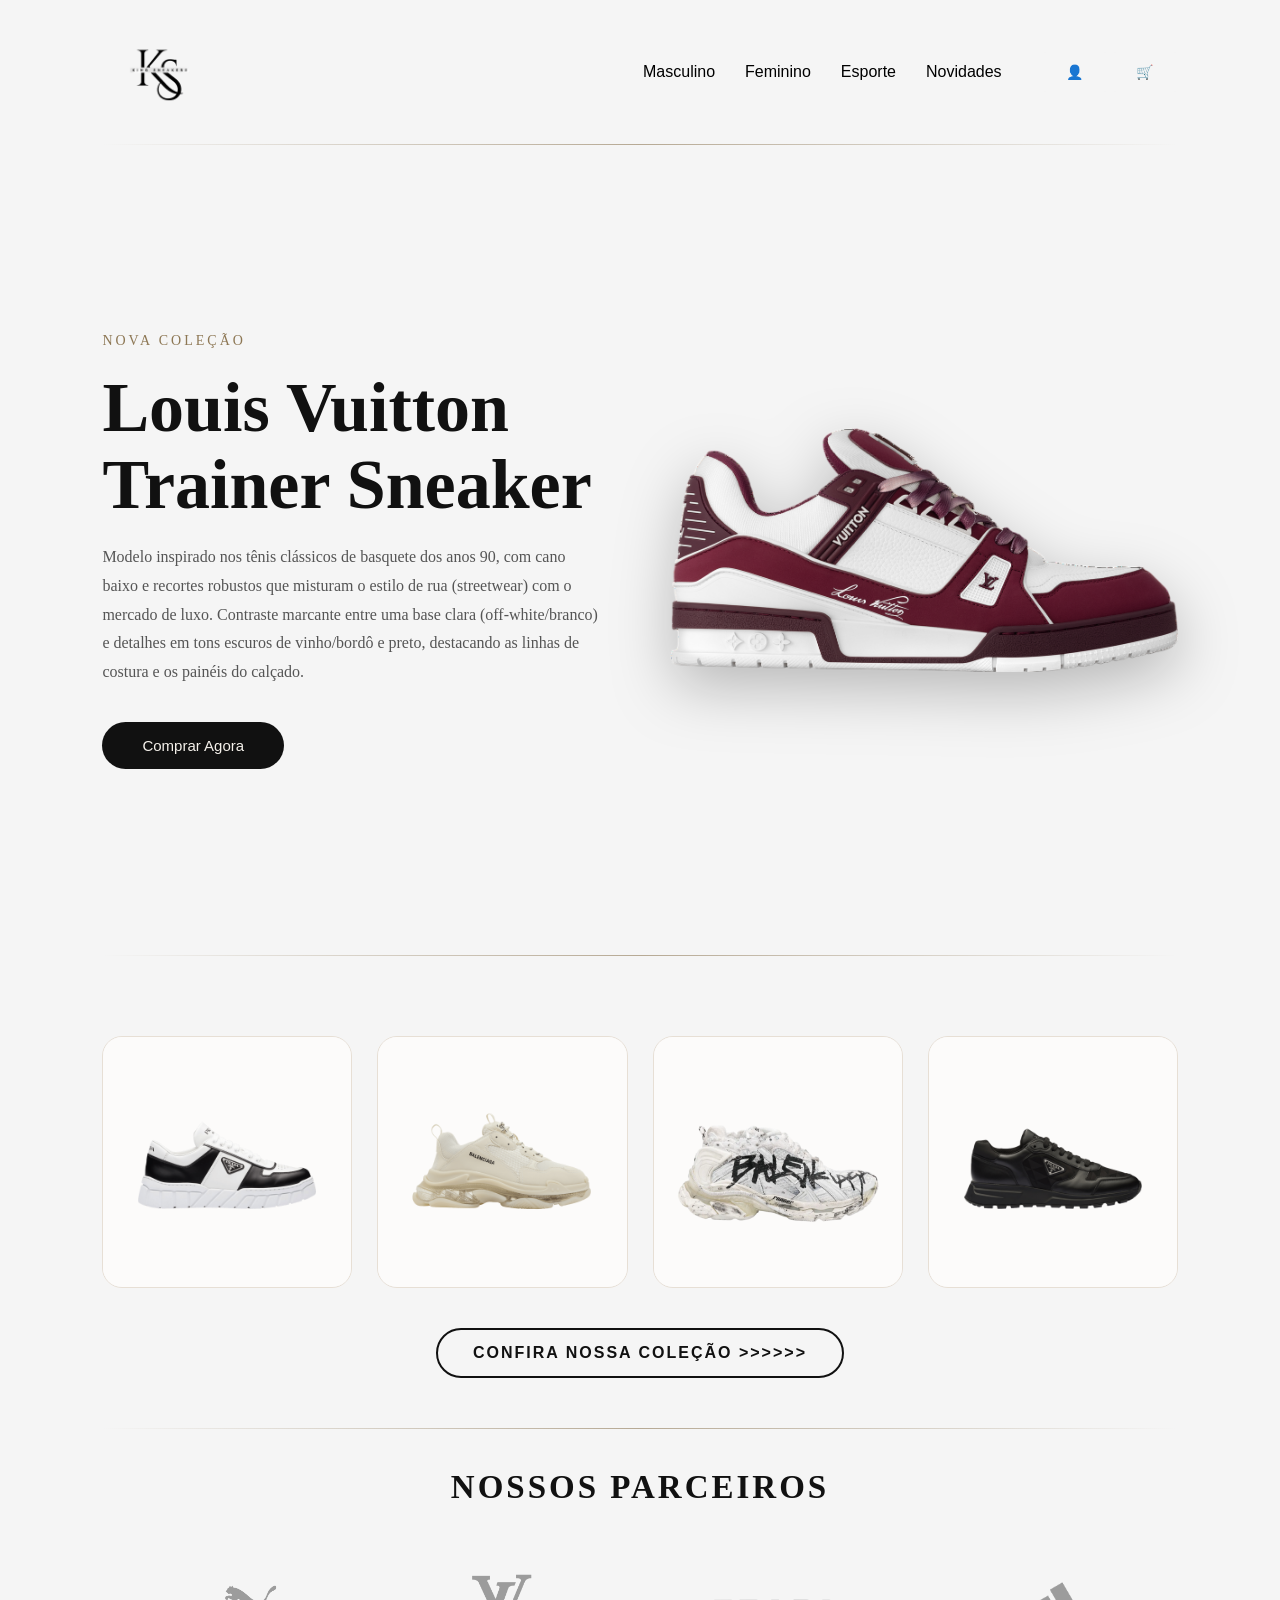
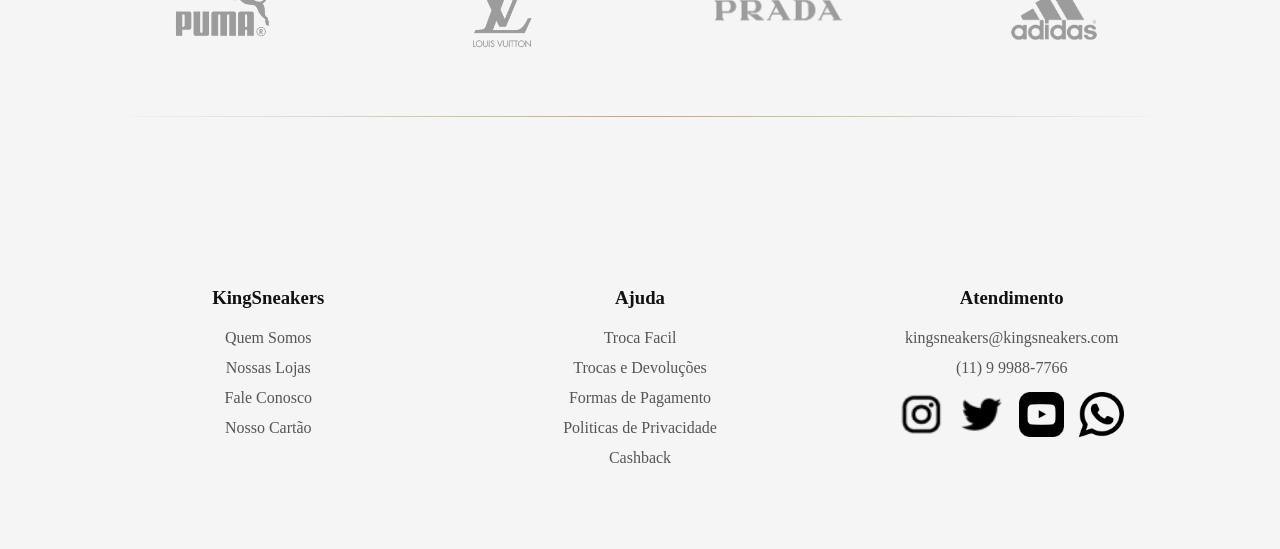
<file: index.html>
<!DOCTYPE html>
<html lang="en">
<head>
    <meta charset="UTF-8">
    <meta name="viewport" content="width=device-width, initial-scale=1.0">
    <title>KingSneakers</title>
    <link rel="stylesheet" href="style/style.css">
</head>
<body>
    <header>
        <div class="Logo">
            <img src="Imagens/Logo/Sem fundo.png" alt="Logo">
        </div>
        <div class="menu-grupo">
        <nav>
        <a href="">Masculino</a>
        <a href="">Feminino</a>
        <a href="">Esporte</a>
        <a href="">Novidades</a>
        </nav>

        <div class="icons">
            <a href=""><button class="botao-menu">👤</button></a>
            <a href=""><button class="botao-menu">🛒</button></a>
        </div>
        </div>
    </header>
     <div class="linha"></div>
    <section class="banner">
        <div class="banner-texto">
        <span>Nova coleção</span>
        <h1>Louis Vuitton Trainer Sneaker</h1>

        <p>Modelo inspirado nos tênis clássicos de basquete dos anos 90, com cano baixo e recortes robustos que misturam o estilo de rua (streetwear) com o mercado de luxo.
Contraste marcante entre uma base clara (off-white/branco) e detalhes em tons escuros de vinho/bordô e preto, destacando as linhas de costura e os painéis do calçado.</p>

     <button>Comprar Agora</button>
    </div>

    <div class="banner-imag">
        <img src="Imagens/Banner/Louis-Vuitton-4.png" alt="tenis">
    </div>
    </section>

     <div class="linha"></div>

    <section class="colecao">

    <div class="cards">
        <div class="card">
            <img src="Imagens/Principais home/tenis home 1.png" alt="">
        </div>

                <div class="card">
            <img src="Imagens/Principais home/tenis home 5.png" alt="">
        </div>

                <div class="card">
            <img src="Imagens/Principais home/tenis home 3.png" alt="">
        </div>

                <div class="card">
            <img src="Imagens/Principais home/tenis home 4.png" alt="">
        </div>
        

    </div>

        <div class="sub-titulo">
        <a href="extra/index.html" target="_blank" class="btn-confira">Confira nossa Coleção >>>>>></a>
    </div>
   
    </section>
     <div class="linha"></div>
    <section class="Marcas">

        <div class="marca-titulo">
            <h2>Nossos Parceiros</h2>
        </div>



        <div class="Marcas-container">


            <div class="marcca-logo">
                <img src="Imagens/Marcas/puma-logo-0.png" alt="puma">
            </div>
            
            <div class="marcca-logo">
                <img src="Imagens/Marcas/Louis-Vuitton-Logo.png" alt="Louis">
            </div>

             <div class="marcca-logo">
                <img src="Imagens/Marcas/LogoPrada.png" alt="prada">
            </div>

            <div class="marcca-logo">
                <img src="Imagens/Marcas/Adidas___ydsb8bWLOPuxOKzJRpM3g.png" alt="adidas">
            </div>
        </div>
    </section>
     <div class="linha"></div>
     <footer>

        <div class="rodape-container">

            <div class="rodape-box">
                <h3>KingSneakers</h3>
                <a href="">Quem Somos</a>
                <a href="">Nossas Lojas</a>
                <a href="">Fale Conosco</a>
                <a href="">Nosso Cartão</a>
            </div>

            <div class="rodape-box">
                <h3>Ajuda</h3>
                <a href="">Troca Facil</a>
                <a href="">Trocas e Devoluções</a>
                <a href="">Formas de Pagamento</a>
                <a href="">Politicas de Privacidade</a>
                <a href="">Cashback</a>
            </div>

            <div class="rodape-box">
                <h3>Atendimento</h3>
                 <a href="">kingsneakers@kingsneakers.com</a>
                <a href="">(11) 9 9988-7766</a>

                <div class="icones">
                    <img src="Imagens/redesocial/instagram.png" alt="">
                    <img src="Imagens/redesocial/twitter.png" alt="">
                    <img src="Imagens/redesocial/youtube.png" alt="">
                    <img src="Imagens/redesocial/whatz.png" alt="">
                </div>
            </div>
        </div>
    </footer>  
</body>
</html>
</file>
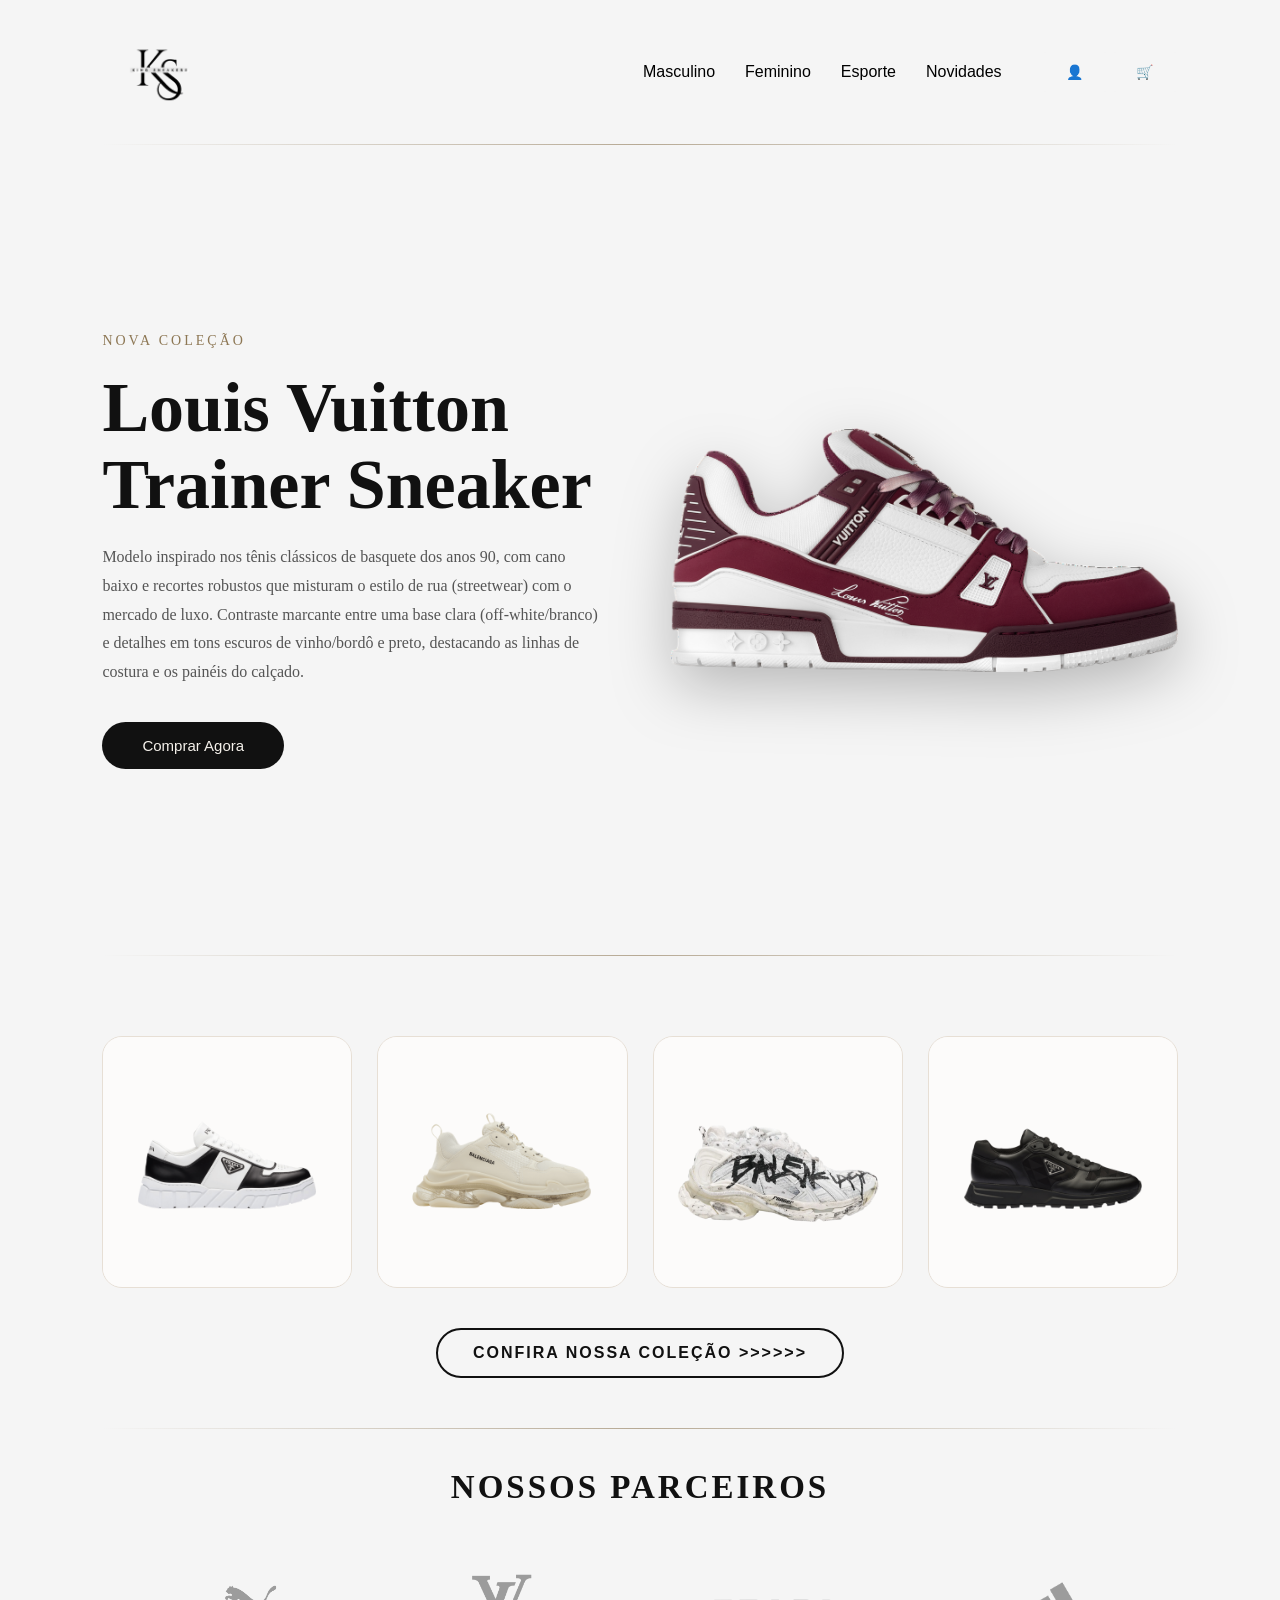
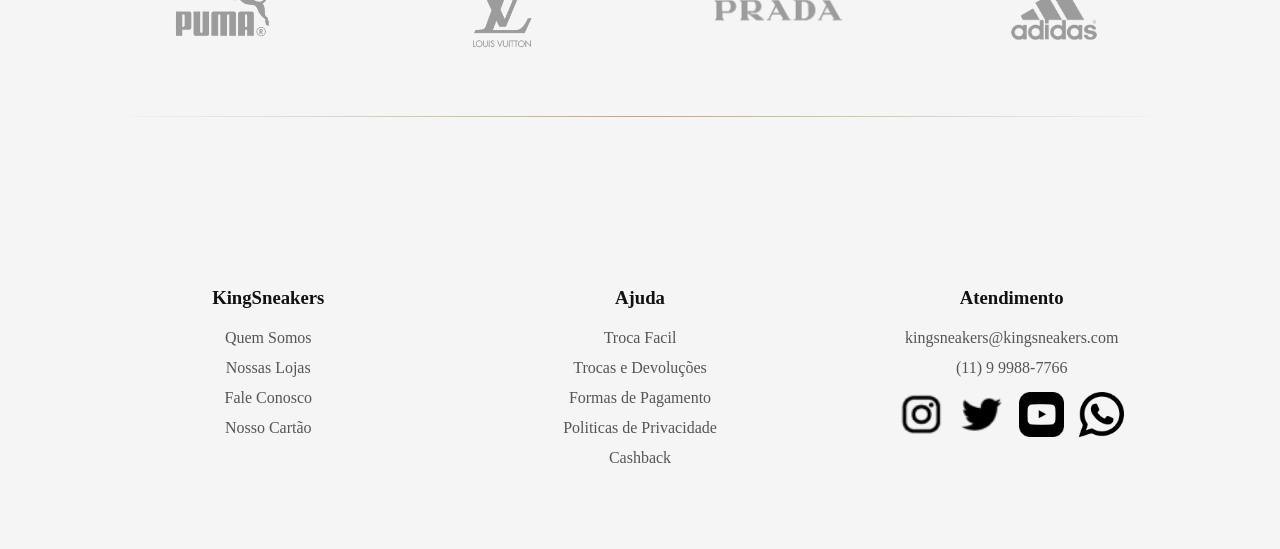
<file: Index.html>
<!DOCTYPE html>
<html lang="en">
<head>
    <meta charset="UTF-8">
    <meta name="viewport" content="width=device-width, initial-scale=1.0">
    <title>KingSneakers</title>
    <link rel="stylesheet" href="../style/style.css">
</head>
<body>
    <header>
        <div class="Logo">
            <img src="Imagens/Logo/Sem fundo.png" alt="Logo">
        </div>
        <div class="menu-grupo">
        <nav>
        <a href="">Masculino</a>
        <a href="">Feminino</a>
        <a href="">Esporte</a>
        <a href="">Novidades</a>
        </nav>

        <div class="icons">
            <a href=""><button class="botao-menu">👤</button></a>
            <a href=""><button class="botao-menu">🛒</button></a>
        </div>
        </div>
    </header>
     <div class="linha"></div>
    <section class="banner">
        <div class="banner-texto">
        <span>Nova coleção</span>
        <h1>Louis Vuitton Trainer Sneaker</h1>

        <p>Modelo inspirado nos tênis clássicos de basquete dos anos 90, com cano baixo e recortes robustos que misturam o estilo de rua (streetwear) com o mercado de luxo.
Contraste marcante entre uma base clara (off-white/branco) e detalhes em tons escuros de vinho/bordô e preto, destacando as linhas de costura e os painéis do calçado.</p>

     <button>Comprar Agora</button>
    </div>

    <div class="banner-imag">
        <img src="Imagens/Banner/Louis-Vuitton-4.png" alt="tenis">
    </div>
    </section>

     <div class="linha"></div>

    <section class="colecao">

    <div class="cards">
        <div class="card">
            <img src="Imagens/Principais home/tenis home 1.png" alt="">
        </div>

                <div class="card">
            <img src="Imagens/Principais home/tenis home 5.png" alt="">
        </div>

                <div class="card">
            <img src="Imagens/Principais home/tenis home 3.png" alt="">
        </div>

                <div class="card">
            <img src="Imagens/Principais home/tenis home 4.png" alt="">
        </div>
        

    </div>

        <div class="sub-titulo">
        <a href="extra/Extra.html" target="_blank" class="btn-confira">Confira nossa Coleção >>>>>></a>
    </div>
   
    </section>
     <div class="linha"></div>
    <section class="Marcas">

        <div class="marca-titulo">
            <h2>Nossos Parceiros</h2>
        </div>



        <div class="Marcas-container">


            <div class="marcca-logo">
                <img src="Imagens/Marcas/puma-logo-0.png" alt="puma">
            </div>
            
            <div class="marcca-logo">
                <img src="Imagens/Marcas/Louis-Vuitton-Logo.png" alt="Louis">
            </div>

             <div class="marcca-logo">
                <img src="Imagens/Marcas/LogoPrada.png" alt="prada">
            </div>

            <div class="marcca-logo">
                <img src="Imagens/Marcas/Adidas___ydsb8bWLOPuxOKzJRpM3g.png" alt="adidas">
            </div>
        </div>
    </section>
     <div class="linha"></div>
     <footer>

        <div class="rodape-container">

            <div class="rodape-box">
                <h3>KingSneakers</h3>
                <a href="">Quem Somos</a>
                <a href="">Nossas Lojas</a>
                <a href="">Fale Conosco</a>
                <a href="">Nosso Cartão</a>
            </div>

            <div class="rodape-box">
                <h3>Ajuda</h3>
                <a href="">Troca Facil</a>
                <a href="">Trocas e Devoluções</a>
                <a href="">Formas de Pagamento</a>
                <a href="">Politicas de Privacidade</a>
                <a href="">Cashback</a>
            </div>

            <div class="rodape-box">
                <h3>Atendimento</h3>
                 <a href="">kingsneakers@kingsneakers.com</a>
                <a href="">(11) 9 9988-7766</a>

                <div class="icones">
                    <img src="Imagens/redesocial/instagram.png" alt="">
                    <img src="Imagens/redesocial/twitter.png" alt="">
                    <img src="Imagens/redesocial/youtube.png" alt="">
                    <img src="Imagens/redesocial/whatz.png" alt="">
                </div>
            </div>
        </div>
    </footer>  
</body>
</html>
</file>
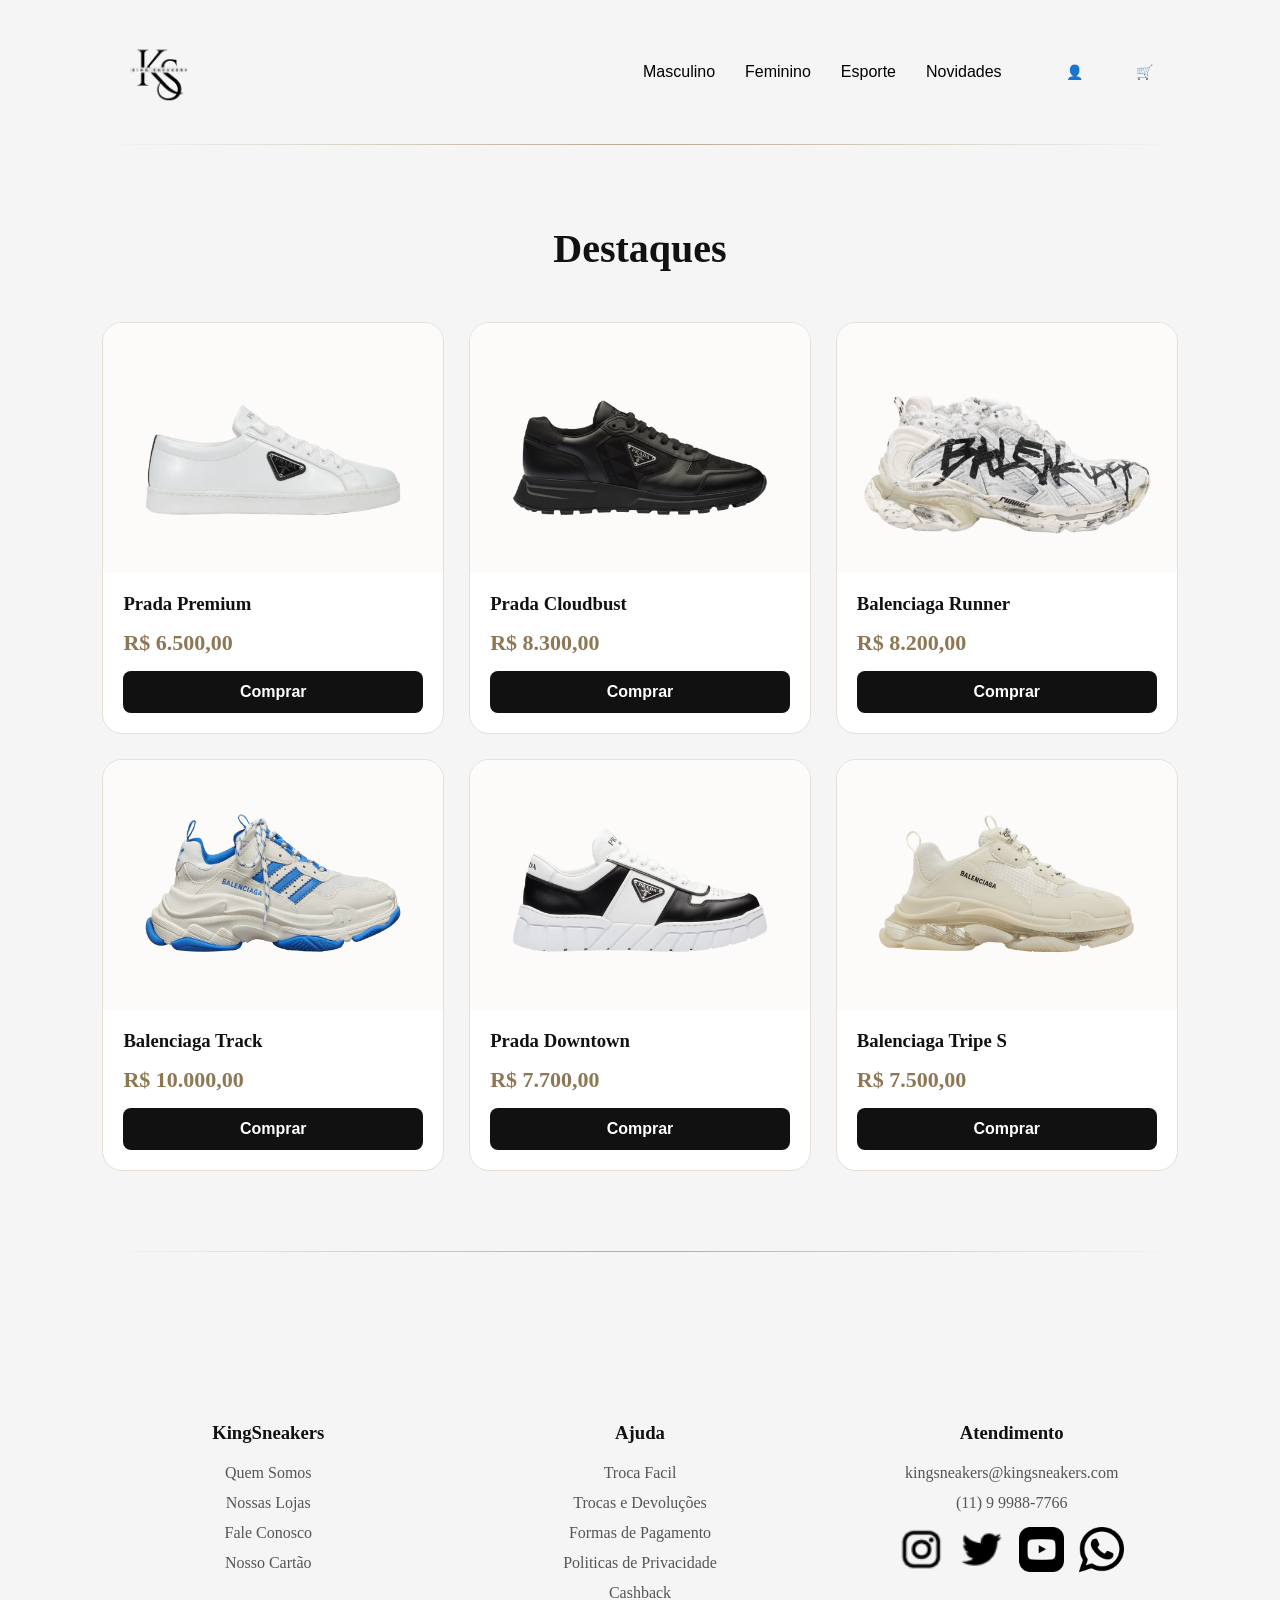
<file: extra/index.html>
<!DOCTYPE html>
<html lang="en">
<head>
    <meta charset="UTF-8">
    <meta name="viewport" content="width=device-width, initial-scale=1.0">
    <title>KingSneakers</title>
    <link rel="stylesheet" href="../style/style.css">
</head>
<body>
       <header>
        <div class="Logo">
            <img src="../Imagens/Logo/Sem fundo.png" alt="Logo">
        </div>
        <div class="menu-grupo">
        <nav>
        <a href="">Masculino</a>
        <a href="">Feminino</a>
        <a href="">Esporte</a>
        <a href="">Novidades</a>
        </nav>

        <div class="icons">
            <a href=""><button class="botao-menu">👤</button></a>
            <a href=""><button class="botao-menu">🛒</button></a>
        </div>
        </div>

    </header>
     <div class="linha"></div>

    <section class="categories">

    <div class="section-title">
        <h2>Destaques</h2>
    </div>

    <div class="cards1">

        <div class="card">
            <img src="../Imagens/Prada/prada3.png">
            <div class="card-content">
                <h3>Prada Premium</h3>
                <div class="price">R$ 6.500,00</div>
                <a href=""><button class="Comprarbtn">Comprar</button></a>
            </div>
        </div>

        <div class="card">
            <img src="../Imagens/Prada/prada5.png">
            <div class="card-content">
                <h3>Prada Cloudbust</h3>
                <div class="price">R$ 8.300,00</div>
                <a href=""><button class="Comprarbtn">Comprar</button></a>
            </div>
        </div>

        <div class="card">
            <img src="../Imagens/BALENCIAGA/BALENCIAGA-4.png">
            <div class="card-content">
                <h3>Balenciaga Runner</h3>
                <div class="price">R$ 8.200,00</div>
                <a href=""><button class="Comprarbtn">Comprar</button></a>
            </div>
        </div>

            <div class="card">
            <img src="../Imagens/BALENCIAGA/BALENCIAGA-2.png">
            <div class="card-content">
                <h3>Balenciaga Track</h3>
                <div class="price">R$ 10.000,00</div>
                <a href=""><button class="Comprarbtn">Comprar</button></a>
            </div>
        </div>

                    <div class="card">
            <img src="../Imagens/Prada/prada2.png">
            <div class="card-content">
                <h3>Prada Downtown</h3>
                <div class="price">R$ 7.700,00</div>
                <a href=""><button class="Comprarbtn">Comprar</button></a>
            </div>
        </div>

            <div class="card">
            <img src="../Imagens/BALENCIAGA/BALENCIAGA-3.png">
            <div class="card-content">
                <h3>Balenciaga Tripe S</h3>
                <div class="price">R$ 7.500,00</div>
                <a href=""><button class="Comprarbtn">Comprar</button></a>
            </div>
        </div>

    </div>
</section>
 <div class="linha"></div>
 <footer>

        <div class="rodape-container">

            <div class="rodape-box">
                <h3>KingSneakers</h3>
                <a href="">Quem Somos</a>
                <a href="">Nossas Lojas</a>
                <a href="">Fale Conosco</a>
                <a href="">Nosso Cartão</a>
            </div>

            <div class="rodape-box">
                <h3>Ajuda</h3>
                <a href="">Troca Facil</a>
                <a href="">Trocas e Devoluções</a>
                <a href="">Formas de Pagamento</a>
                <a href="">Politicas de Privacidade</a>
                <a href="">Cashback</a>
            </div>

            <div class="rodape-box">
                <h3>Atendimento</h3>
                 <a href="">kingsneakers@kingsneakers.com</a>
                <a href="">(11) 9 9988-7766</a>

                <div class="icones">
                    <img src="../Imagens/redesocial/instagram.png" alt="">
                    <img src="../Imagens/redesocial/twitter.png" alt="">
                    <img src="../Imagens/redesocial/youtube.png" alt="">
                    <img src="../Imagens/redesocial/whatz.png" alt="">
                </div>
            </div>


        </div>
    </footer>
    
</body>
</html>
</file>
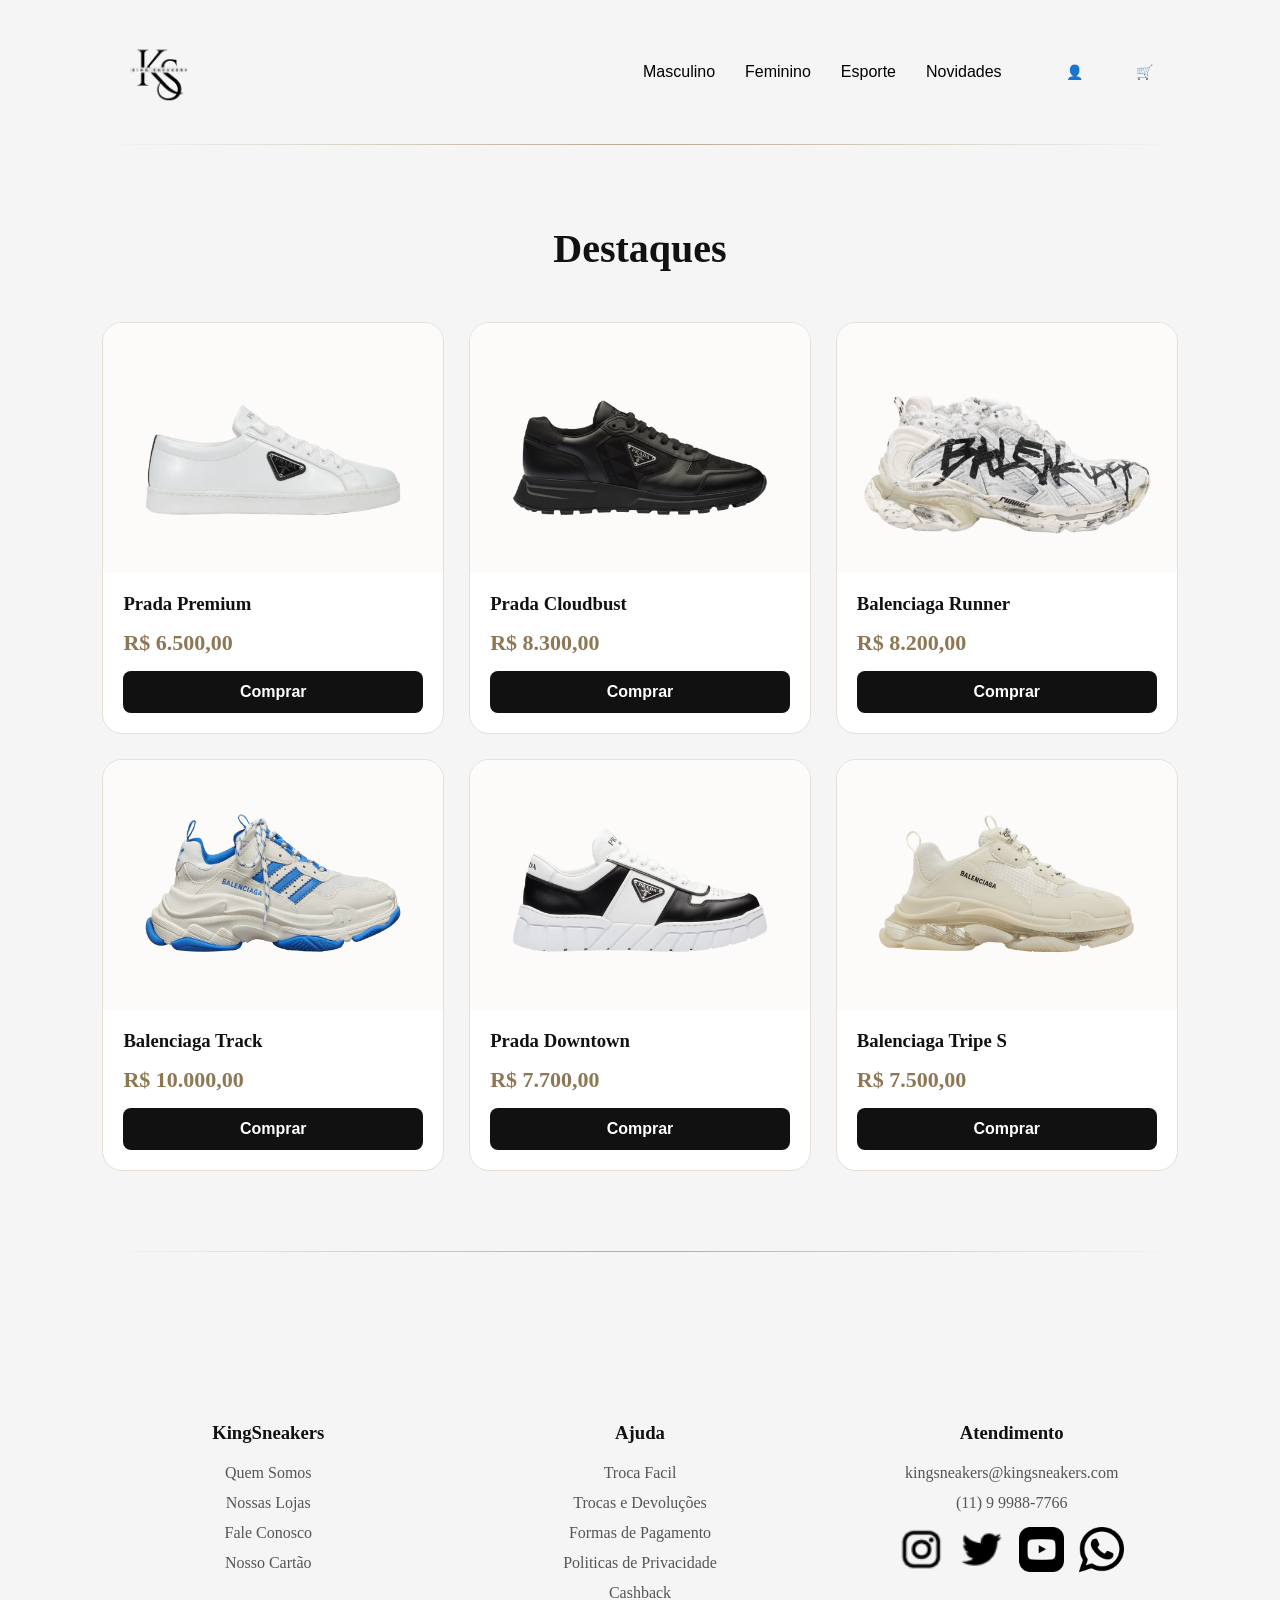
<file: extra/Extra.html>
<!DOCTYPE html>
<html lang="en">
<head>
    <meta charset="UTF-8">
    <meta name="viewport" content="width=device-width, initial-scale=1.0">
    <title>KingSneakers</title>
    <link rel="stylesheet" href="../style/style.css">
</head>
<body>
       <header>
        <div class="Logo">
            <img src="../Imagens/Logo/Sem fundo.png" alt="Logo">
        </div>
        <div class="menu-grupo">
        <nav>
        <a href="">Masculino</a>
        <a href="">Feminino</a>
        <a href="">Esporte</a>
        <a href="">Novidades</a>
        </nav>

        <div class="icons">
            <a href=""><button class="botao-menu">👤</button></a>
            <a href=""><button class="botao-menu">🛒</button></a>
        </div>
        </div>

    </header>
     <div class="linha"></div>

    <section class="categories">

    <div class="section-title">
        <h2>Destaques</h2>
    </div>

    <div class="cards1">

        <div class="card">
            <img src="../Imagens/Prada/prada3.png">
            <div class="card-content">
                <h3>Prada Premium</h3>
                <div class="price">R$ 6.500,00</div>
                <a href=""><button class="Comprarbtn">Comprar</button></a>
            </div>
        </div>

        <div class="card">
            <img src="../Imagens/Prada/prada5.png">
            <div class="card-content">
                <h3>Prada Cloudbust</h3>
                <div class="price">R$ 8.300,00</div>
                <a href=""><button class="Comprarbtn">Comprar</button></a>
            </div>
        </div>

        <div class="card">
            <img src="../Imagens/BALENCIAGA/BALENCIAGA-4.png">
            <div class="card-content">
                <h3>Balenciaga Runner</h3>
                <div class="price">R$ 8.200,00</div>
                <a href=""><button class="Comprarbtn">Comprar</button></a>
            </div>
        </div>

            <div class="card">
            <img src="../Imagens/BALENCIAGA/BALENCIAGA-2.png">
            <div class="card-content">
                <h3>Balenciaga Track</h3>
                <div class="price">R$ 10.000,00</div>
                <a href=""><button class="Comprarbtn">Comprar</button></a>
            </div>
        </div>

                    <div class="card">
            <img src="../Imagens/Prada/prada2.png">
            <div class="card-content">
                <h3>Prada Downtown</h3>
                <div class="price">R$ 7.700,00</div>
                <a href=""><button class="Comprarbtn">Comprar</button></a>
            </div>
        </div>

            <div class="card">
            <img src="../Imagens/BALENCIAGA/BALENCIAGA-3.png">
            <div class="card-content">
                <h3>Balenciaga Tripe S</h3>
                <div class="price">R$ 7.500,00</div>
                <a href=""><button class="Comprarbtn">Comprar</button></a>
            </div>
        </div>

    </div>
</section>
 <div class="linha"></div>
 <footer>

        <div class="rodape-container">

            <div class="rodape-box">
                <h3>KingSneakers</h3>
                <a href="">Quem Somos</a>
                <a href="">Nossas Lojas</a>
                <a href="">Fale Conosco</a>
                <a href="">Nosso Cartão</a>
            </div>

            <div class="rodape-box">
                <h3>Ajuda</h3>
                <a href="">Troca Facil</a>
                <a href="">Trocas e Devoluções</a>
                <a href="">Formas de Pagamento</a>
                <a href="">Politicas de Privacidade</a>
                <a href="">Cashback</a>
            </div>

            <div class="rodape-box">
                <h3>Atendimento</h3>
                 <a href="">kingsneakers@kingsneakers.com</a>
                <a href="">(11) 9 9988-7766</a>

                <div class="icones">
                    <img src="../Imagens/redesocial/instagram.png" alt="">
                    <img src="../Imagens/redesocial/twitter.png" alt="">
                    <img src="../Imagens/redesocial/youtube.png" alt="">
                    <img src="../Imagens/redesocial/whatz.png" alt="">
                </div>
            </div>


        </div>
    </footer>
    
</body>
</html>
</file>
<file: style/style.css>
*{
    margin:0;
    padding:0;
    box-sizing:border-box;
}
body{
    background-color: whitesmoke;
}

/*Menu*/

header{
     width:100%;
    background: whitesmoke;
    padding: 10px 8%;
    display:flex;
    justify-content:space-between;
    align-items:center;
    top:0;
    z-index:999;
}

.Logo img{
    width: 120px;
    background-color: transparent;
}
.menu-grupo{
    display:flex;
    align-items: center;
    gap:40px;
}

nav{
    display: flex;
    gap: 30px;
}

nav a{
    font-family: Arial, Helvetica, sans-serif;
    color: black;
    text-decoration: none;
    font-size: 16px;
    font-weight: 500;
    transition: color 0.3s ease;
}

nav a:hover {
        color: #C5A059; /* Cor de destaque (mude para a cor da sua loja) */
}

.botao-menu {
    font-family: Arial, Helvetica, sans-serif;
    background-color: whitesmoke; /* Cor vibrante para chamar atenção */
    color: #FFD700;
    border: none;
    padding: 12px 24px;
    font-size: 14px;
    font-weight: 600;
    text-transform: uppercase; /* Letras maiúsculas para dar destaque */
    letter-spacing: 1px; /* Espaçamento entre as letras do botão */
    border-radius: 4px; /* Cantos levemente arredondados */
    cursor: pointer;
    transition: all 0.3s ease;
}

.botao-menu:hover {
    background-color: #C5A059; /* Tom um pouco mais escuro quando passa o mouse */
    transform: translateY(-2px); /* Faz o botão levantar levemente */
    box-shadow: 0 5px 15px rgba(0, 0, 0, 0.99); /* Cria uma sombra brilhante fina */
}

/*Fim Menu*/

/*Banner*/

.banner{
    width:100%;  /*Faz a seção ocupar toda a largura horizontal da tela.*/
    min-height:90vh; /*efine uma altura mínima para a seção correspondente a 90% da altura da tela do usuário. Isso garante o efeito visual "tela cheia" logo que a loja carrega.*/
    display:flex; /*Alinha o bloco de textos e o bloco da imagem lado a lado, em uma linha horizontal.*/
    align-items:center; /*Alinha os conteúdos perfeitamente no centro vertical (no meio da altura da tela).*/
    justify-content:center; /*Centraliza os blocos horizontalmente na tela.*/
    padding:60px 8%; /*Cria um respiro interno para os elementos não colarem no menu de cima e mantém o recuo padrão de 8% nas laterais que você já usou no topo.*/
    gap:60px; /* Garante uma distância segura e elegante de 60px entre o bloco de texto e a imagem do produto.*/
    background: whitesmoke;
}

.banner-texto{
    flex: 1;
}

.banner-texto span{
    color:#8d7754; /*Define a cor do texto como um tom de dourado envelhecido ou bronze. É uma cor clássica usada em e-commerce de luxo para indicar sofisticação.*/
    text-transform:uppercase; /* Transforma todas as letras em maiúsculas. Isso dá um aspecto mais imponente e estruturado ao texto.*/
    letter-spacing:3px; /*Cria um espaçamento de 3px entre cada letra. Essa é a principal técnica de tipografia de luxo; o espaçamento amplo deixa o texto leve, sofisticado e fácil de ler.*/
    font-size:14px; /*Define um tamanho de letra pequeno e discreto, ideal para um subtítulo ou etiqueta que fica logo acima do título principal.*/
}
/**/
.banner-texto h1{
    font-size:70px; /*Define um tamanho de letra gigante (70px). Isso traz imponência e deixa claro que este é o destaque principal da página.*/
    line-height:1.1; /*Define a altura da linha. O valor 1.1 deixa as linhas de texto bem próximas uma da outra caso o título quebre em duas linhas. Isso evita que o título fique espalhado e mantém o visual compacto e elegante.*/
    margin:20px 0; /*Cria um espaçamento de 20px em cima e embaixo do título, afastando-o do subtítulo dourado (que fica acima) e da descrição/botão (que ficam abaixo).*/
    color:#111; /*Define a cor do texto como um preto muito escuro (quase puro). Títulos pretos transmitem solidez, modernidade e combinam perfeitamente com o fundo escuro do seu menu.*/
}

.banner-texto p{
    color:#555; /**/
    line-height:1.8; /* Define um espaçamento generoso entre as linhas. Isso dá "respiro" ao parágrafo, impedindo que as letras fiquem amontoadas e tornando a leitura muito mais fluida.*/
    max-width:500px; /* Limita a largura máxima do texto a 500px. Em telas grandes de computador, se o texto ficasse longo demais da esquerda para a direita, seria horrível de ler. Essa linha mantém o parágrafo compacto e elegante.*/
    margin-bottom:35px; /*Cria uma distância de 35px abaixo do texto. Isso empurra o botão de compra para baixo, dando o espaço necessário para o layout não parecer apertado.*/
}

.banner-texto button {
    padding:15px 40px; /*Cria o espaço interno. Ele é bem alto (15px) e muito largo nas laterais (40px), dando o formato alongado de grife.*/
    border:none; /*Remove aquela borda cinza padrão e feia que os navegadores colocam nos botões.*/
    background:#111; /*Define a cor de fundo como o preto muito escuro que você já está usando no site.*/
    color:#f5f1eb; /*Define a cor do texto. Em vez de usar um branco puro, usa um branco-creme/off-white bem suave, o que traz um aspecto muito mais sofisticado e caro.*/
    cursor:pointer;/*Transforma a seta do mouse na "mãozinha" de clique quando o cliente passa o mouse por cima.*/
    border-radius:40px; /*Arredonda completamente os cantos do botão, deixando ele com o visual moderno em formato de cápsula.*/
    font-size: 15px; /*Define um tamanho de letra ideal e discreto para o texto do botão.*/
    transition:0.3s; /*Prepara o botão para aceitar efeitos de animação suaves (como mudar de cor) em 0.3 segundos quando o usuário interagir.*/
}

.banner-texto button:hover{
    background: #8d7754; /*/* Garante que o texto continue bem legível sobre o dourado */
}

.banner-imag{
    flex: 1; /*Diz para o navegador que este bloco deve crescer e ocupar uma parte igual do espaço disponível dentro da seção. Como o bloco de texto também terá flex: 1, a tela será dividida exatamente em 50% para o texto e 50% para a imagem.*/
    display: flex; /* Transforma o bloco da imagem em um container Flexbox, permitindo alinhar o que estiver dentro dele (a tag <img> do tênis).*/
    justify-content: center; /*Centraliza a imagem horizontalmente dentro do espaço dela. Isso evita que o tênis fique colado no canto direito da tela ou espremido no meio.*/
}

.banner-imag img{
    width: 100%;
    max-width: 600px;
    filter: drop-shadow(0 20px 30px rgba(0,0,0,0.25)); /*Esta é a linha mais importante para um e-commerce. Diferente do box-shadow (que cria uma sombra quadrada ao redor da caixa da imagem), o drop-shadow reconhece o formato exato do tênis (se a imagem tiver fundo transparente .png) e projeta uma sombra realista embaixo dele, dando a impressão de que o produto está flutuando sobre a página.*/
    background-color: transparent;
}

.linha {
    width: 84%; 
    height: 1px; /* Linha ultra fina e elegante */
    margin: 0 auto; /* Centraliza a linha horizontalmente */
    background: linear-gradient(to right, transparent, #8d7754, transparent); /* Degradê dourado que some nas pontas */
    opacity: 0.6; /* Deixa a linha suave e discreta */
}

/*cards tenis*/

.colecao{
    padding: 80px 8% 40px 8%;
    background: whitesmoke;
}

.sub-titulo{
    width: 100%;
    display: flex;
    justify-content: center;
    align-items: center;
    padding: 40px 0 10px ; /* Dá um espaço acima do botão e aproxima da vitrine */
}

.btn-confira{
    font-family: 'Montserrat', sans-serif;
    font-size: 16px;
    font-weight: 600;
    color: #111;
    text-decoration: none;
    text-transform: uppercase;
    letter-spacing: 2px;
    border: 2px solid #111;
    padding: 14px 35px;
    border-radius: 40px; /* Mantém o formato cápsula idêntico ao outro botão */
    transition: all 0.3s ease;
    cursor: pointer;
}
.btn-confira:hover {
    background-color: #8d7754; /* O tom de dourado que você já usa */
    border-color: #8d7754;
    color: #fff;
    transform: translateY(-3px); /* Faz o botão flutuar levemente */
    box-shadow: 0 10px 20px rgba(141, 119, 84, 0.15);
}

.cards{
    display: grid; /*Ativa o modo Grid Layout. Diferente do Flexbox (que organiza itens em apenas uma direção), o Grid cria uma tabela com linhas e colunas, ideal para organizar caixas de produtos.*/
    grid-template-columns: repeat(auto-fit, minmax(250px,1fr)); /*Essa linha é mágica e faz três coisas sozinha:minmax(250px, 1fr): Diz que cada card de produto deve ter no mínimo 250px de largura e no máximo 1fr (expandir para ocupar o espaço restante de forma igual).repeat(auto-fit, ...): O navegador calcula sozinho quantos produtos de no mínimo 250px cabem na tela do usuário. Se a tela for grande (PC), ele coloca 4 ou 5 produtos por linha. Se for um celular, ele reajusta para 1 ou 2 produtos por linha automaticamente, sem você precisar criar códigos extras para celular*/
    gap: 25px; /*Cria um espaçamento fixo de 25px tanto entre as colunas quanto entre as linhas de produtos, impedindo que os cards fiquem colados uns nos outros.*/
}

.card{
    background:#fff; /*Define a cor de fundo do card como branco puro, o que faz os produtos e as fotos se destacarem na tela.*/
    border-radius:20px; /*Arredonda os quatro cantos do card de forma bem visível (20px). Isso traz um visual moderno, amigável e limpo para o layout.*/
    overflow:hidden; /*Esta linha é um truque de CSS essencial. Como os cantos do card são arredondados, se você colocar uma foto quadrada no topo dele, a imagem vai passar por cima das bordas. O overflow: hidden funciona como uma tesoura: ele "corta" automaticamente qualquer conteúdo ou imagem que tente passar do limite dos cantos arredondados do card.*/
    transition:0.4s; /*Deixa o card preparado para aceitar animações suaves (de até 0.4 segundos) quando o cliente interagir com ele, como passar o mouse por cima.*/
    border:1px solid #e7dfd5; /*Cria uma borda fina de 1px ao redor de todo o card. A cor #e7dfd5 é um tom de bege bem suave (off-white), que substitui o cinza comum por uma estética de grife muito mais elegante.*/
}

.card:hover{
    transform: translateY(-10px); /*Quando o cliente passar o mouse por cima do card do tênis, ele vai se deslocar 10 pixels para cima (translateY(-10px)). Como você já colocou a propriedade transition: 0.4s; no bloco anterior, esse movimento vai acontecer de forma suave e elegante, parecendo que o produto flutua para chamar a atenção do comprador.*/
}

.card img{
    width: 100%;
    height: 250px;
    object-fit: contain; /* Mantém o tênis inteiro na tela sem cortar nenhuma parte */
    padding: 20px; /* Cria um respiro para o tênis não encostar nas bordas do card */
    background-color: #fcfbfa; /* Um fundo off-white suave para destacar o produto */
    display: block;
    margin: 0 auto;
}

/*cards marcas*/

.Marcas{
    width: 100%;
    background-color: #faf8f5;
    padding: 40px 8%;
    border-top: 1px solid #e7dfd5;
    border-bottom: 1px solid #e7dfd5;
    background: whitesmoke;
    border: none;
    outline: none;
}

.Marcas-container{
    display: flex;
    justify-content: space-between;
    align-items: center;
    flex-wrap: wrap;
    gap: 30px;  
}

.marcca-logo{
    flex: 1;
    min-width: 120px;
    display: flex;
    justify-content: center;
    align-items: center;
    opacity: 0.6; /* Deixa o logo levemente discreto por padrão */
    transition: all 0.3s ease;
}

.marcca-logo:hover{
    filter: brightness(1); /* Devolve a cor original da logo ao passar o mouse */
    opacity: 1; /* Fica totalmente nítida */
}

.marcca-logo img{
    max-width: 130px; /* Limita a largura máxima do logo */
    height: auto;     /* Mantém a proporção da imagem */
    filter: brightness(0);
    opacity: 0.6;
    background-color: transparent;
    transition: 0.3s ease;
}


.marca-titulo{
    font-family: 'playfair Display', serif;
    font-size: 22px;
    font-weight: 600;
    color: #111;
    text-align: center;      /* Centraliza o texto na tela */
    text-transform: uppercase; /* Deixa em letras maiúsculas para dar imponência */
    letter-spacing: 3px;     /* Cria o espaçamento chique entre as letras */
    margin-bottom: 40px;     /* Empurra os logos para baixo, dando espaço */
}


/*Rodape*/

footer{
    background: whitesmoke;
    margin-top: 100px;
    padding: 70px 8%;
    width: 100%;
    border: none;
    outline: none;
}

.rodape-container{
    display: grid;
    grid-template-columns: repeat(auto-fit,minmax(220px,1fr));
    gap: 40px;
    justify-content: center;
    text-align: center;
}

.rodape-box h3{
    margin-bottom: 20px;
    color: #111;
    text-align: center;
}

.rodape-box a{
    display: block;
    text-decoration: none;
    color: #555;
    margin-bottom: 12px;
    transition: 0.3s;
}

.rodape-box a:hover{
    color: #8d7754; /* Muda para o dourado sofisticado no hover */
    transform: translateY(-2px); /* Efeito sutil de subida nos links */
}

.icones{
    display: flex;
    justify-content: center;
    align-items: center;
    gap: 15px;
    margin-top: 15px;
    flex-wrap: wrap;
}

.icones img{
    width: 45px;
    height: auto;
    object-fit: contain; /* Garante que o desenho caiba inteiro na caixinha */
    filter: brightness(0); /* ESTA LINHA TRANSFORMA QUALQUER IMAGEM EM PRETO: */
}

/*Pagina extra*/

.categories{
    padding:80px 8%;
}

.section-title{
    text-align:center;
    margin-bottom:50px;
}

.section-title h2{
    font-size:40px;
    color:#111;
}

.cards1{
    display:grid;
    grid-template-columns:repeat(3,1fr);
    gap:25px;
}

.card{
    background:#fff;
    border-radius:20px;
    overflow:hidden;
    transition:0.4s;
    border:1px solid #e7dfd5;
}

.card:hover{
    transform:translateY(-10px);
}

.card img{
    width:100%;
    height:250px;
    object-fit:cover;
}

.card-content{
    padding:20px;
}

.card-content h3{
    margin-bottom:10px;
    color:#111;
}

.price{
    margin-top:15px;
    font-size:22px;
    font-weight:600;
    color:#8d7754;
}

.Comprarbtn{
    width: 100%;
    padding: 12px;
    background: #111;
    color: white;
    border: none;
    border-radius: 8px;
    font-size: 16px;
    font-weight: 600;
    cursor: pointer;
    margin-top: 15px;
    transition: 0.3s;
}

/*Tablet*/
@media (max-width: 1024px){
    header {
        padding: 15px 4%;
    }

    .banner {
        flex-direction: column-reverse;
        text-align: center;
        gap: 40px;
        padding: 40px 4%;
    }
    .banner-texto h1{
        font-size: 50px;
    }
    .cards1{
        grid-template-columns: repeat(2, 1fr);
    }
    .cards{
        grid-template-columns: repeat(2, 1fr);
    }
    
}
/*Celular*/
@media (max-width: 768px) {
    header{
        flex-direction: column;
        gap: 20px;
        padding: 20px 4%;
    }
    .menu-grupo{
        flex-direction: column;
        gap: 20px;
        width: 100%;
    }
    nav{
        flex-direction: column;
        align-items: center;
        gap: 15px;
    }
    .botao-menu{
        width: 100%;
        text-align: center;
    }

    .banner-texto h1{
        font-size: 34px;
    }
    .banner-texto p{
        font-size: 14px;
        margin-bottom: 25px;
    }

    .cards1{
        grid-template-columns: repeat(2, 1fr);
        gap: 12px;
    }
    .cards{
        grid-template-columns: repeat(2, 1fr);
        gap: 12px;
    }
    .card img{
        height: 160px;
        padding: 10px;
    }
    .card-content{
        padding: 12px;
    }
    .card-content h3{
        font-size: 14px;
    }

    .price{
        font-size: 14px;
    }
    .Comprarbtn{
        padding: 8px;
        font-size: 14px;
    }
    .Marcas-container{
        justify-content: center;
        gap: 20px;
    }
    .marcca-logo {
        min-width: 40%;
    }
    .rodape-container{
        grid-template-columns: 1fr;
        gap: 30px;
    }





}
</file>
